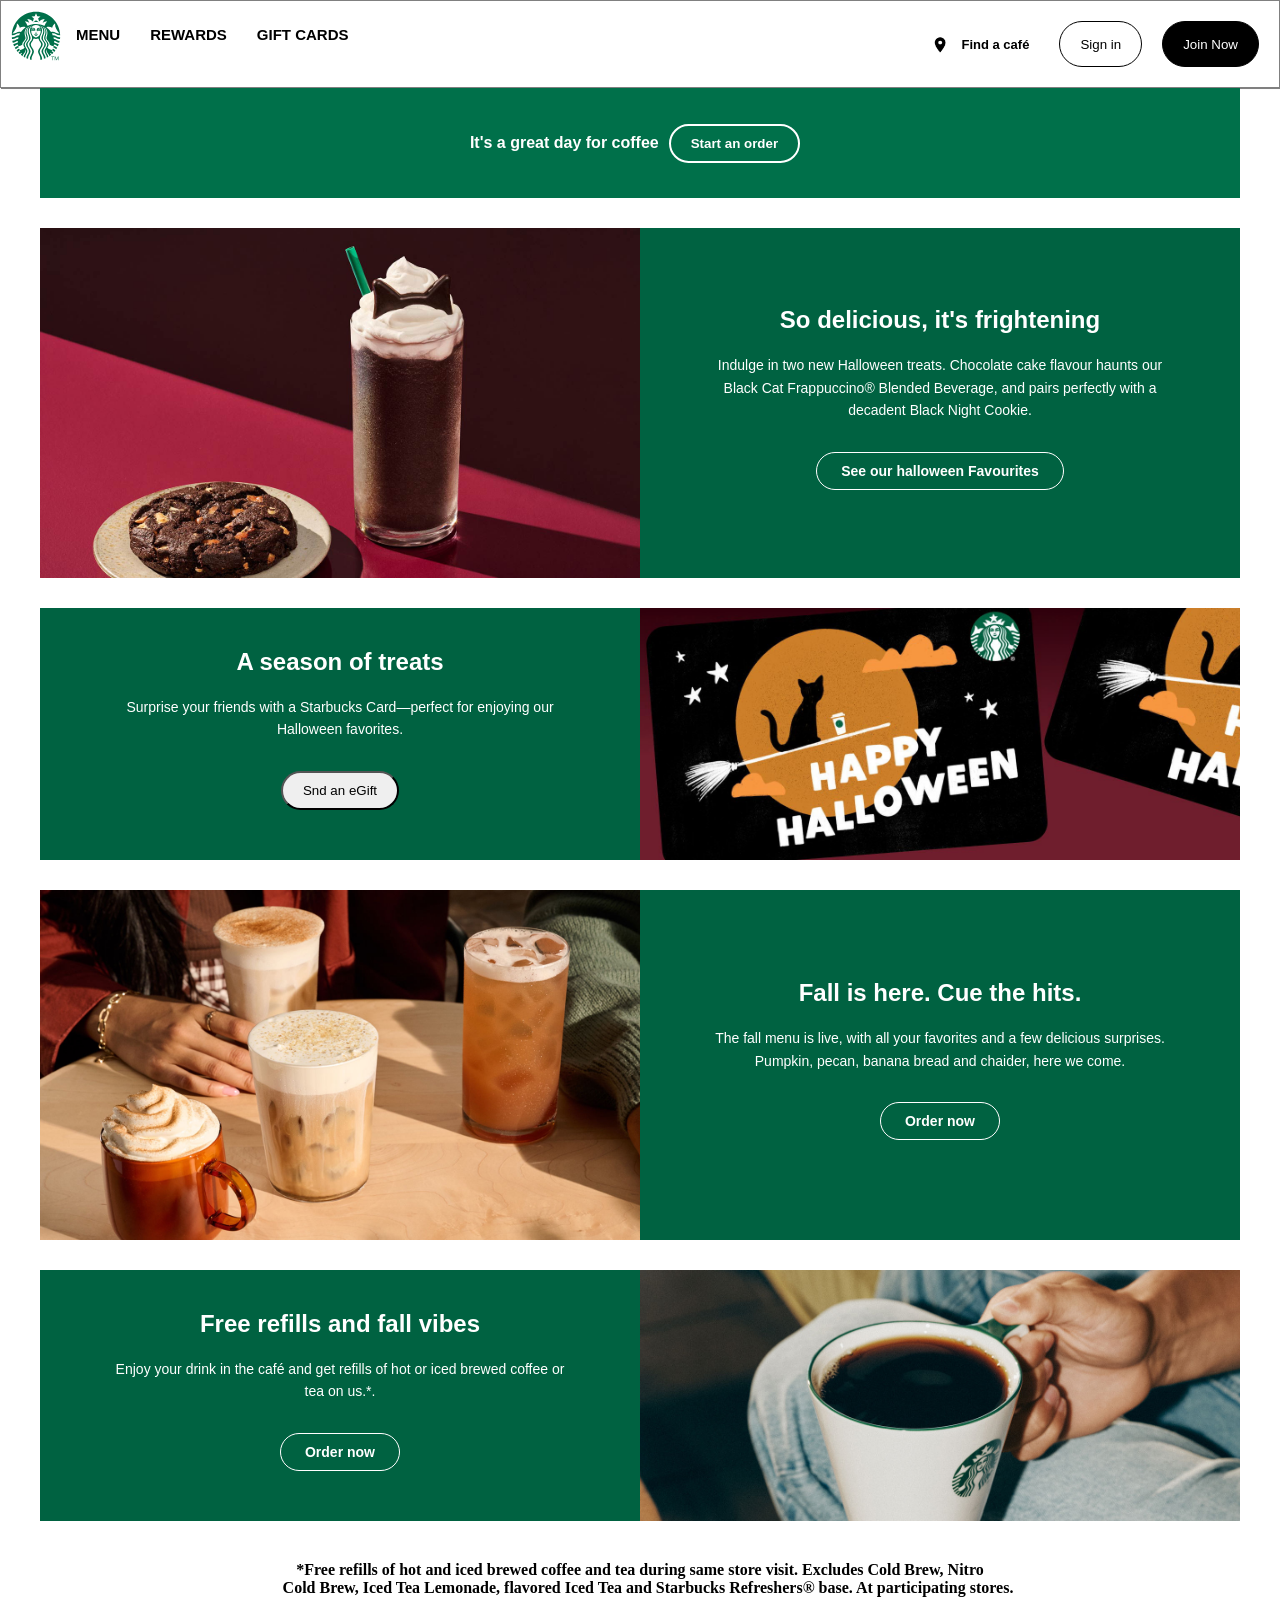
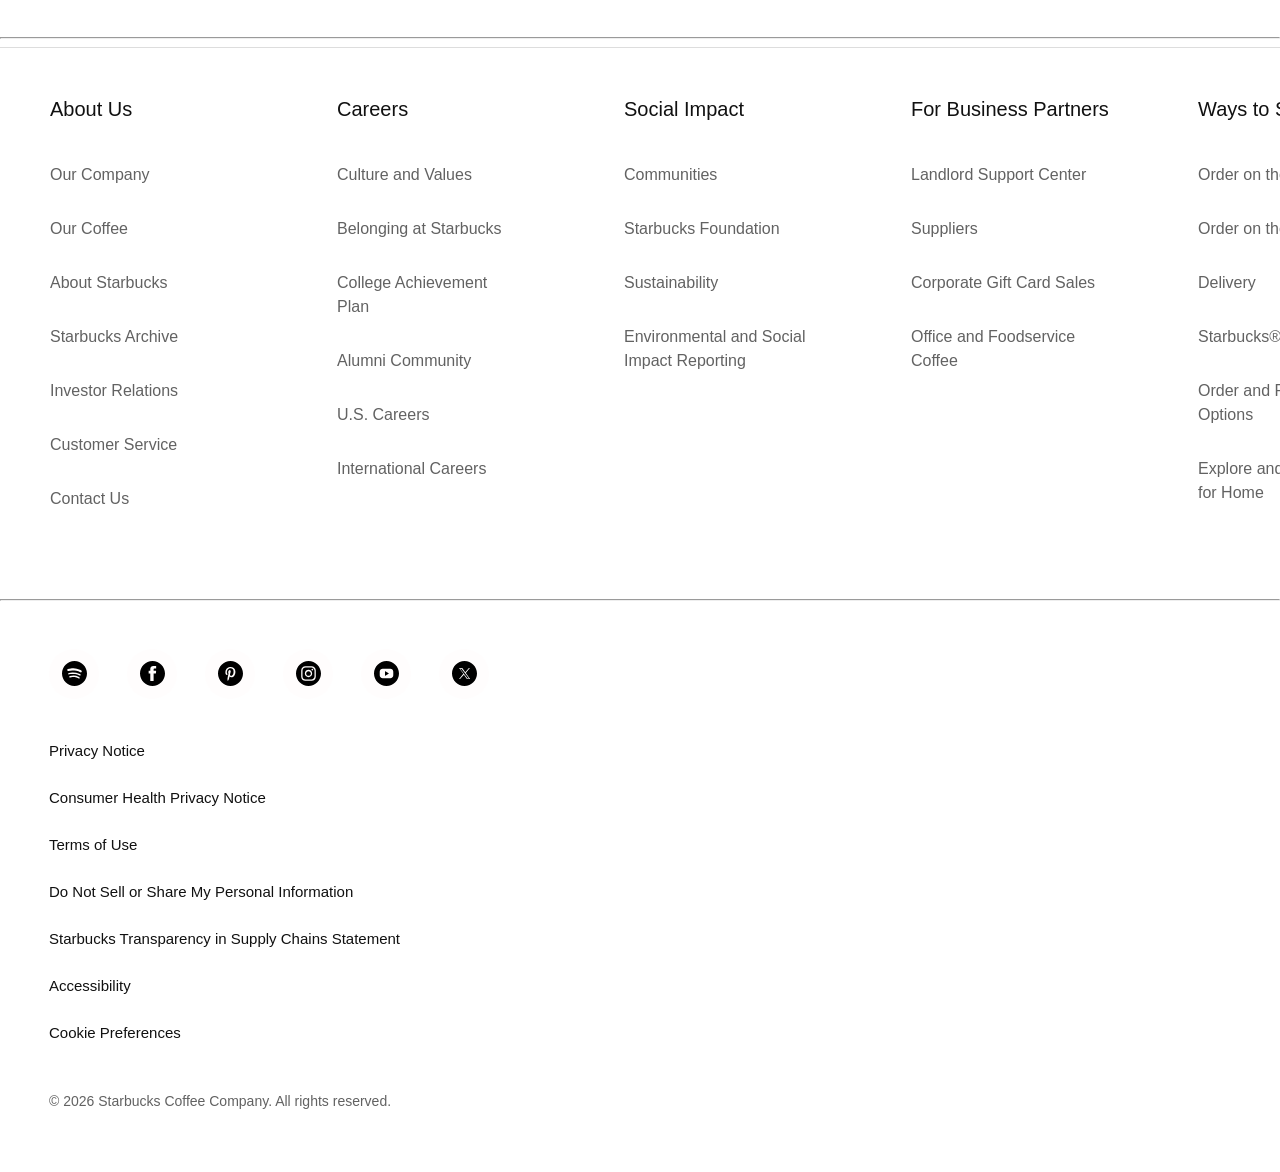
<file: index.html>
<!DOCTYPE html>
<html lang="en">

<head>
  <meta charset="UTF-8">
  <meta name="viewport" content="width=device-width, initial-scale=1.0">
  <title>Starbucks</title>
  <link rel="stylesheet" href="starbucks/starbucks.css">
</head>

<body>
  <nav>
    <img src="starbucks/siren.svg">
    <h3>MENU</h3>
    <h3>REWARDS</h3>
    <h3>GIFT CARDS</h3>
   <button id="loc">
    <img src="starbucks/location.png" alt="">
    <span>Find a café</span>
</button>
    <button id="sign">Sign in</button>
    <button id="join">Join Now</button>
  </nav>
  <div id="start">
    <p><b>It's a great day for coffee</h3><button id="order">Start an order</button></b></p>

  </div>
  <div class="banner-container">

    <!-- Left Side: Image -->
    <div class="image-section">
      <img src="starbucks/img1.jpg" alt="Starbucks Coffee">
    </div>

    <!-- Right Side: Green Banner Content -->
    <div class="green-text-section">
      <div class="text-content-wrapper">
        <h2>So delicious, it's frightening</h2>
        <p>Indulge in two new Halloween treats. Chocolate cake flavour haunts our Black Cat Frappuccino® Blended
          Beverage, and pairs perfectly with a decadent Black Night Cookie.</p>
        <button class="halloween-btn">See our halloween Favourites</button>
      </div>
    </div>

  </div>

  <div class="banner-container">


    <!-- Right Side: Green Banner Content -->
    <div class="green-text-section">
      <div class="text-content-wrapper">
        <h2>A season of treats</h2>
        <p>Surprise your friends with a Starbucks Card—perfect for enjoying our Halloween favorites.</p>
        <button class="starbucks/halloween-btn">Snd an eGift</button>
      </div>
    </div>
    <!-- Left Side: Image -->
    <div class="image-section">
      <img src="starbucks/halloween.jpg" alt="Starbucks Coffee">
    </div>

  </div>
  <div class="banner-container">

    <!-- Left Side: Image -->
    <div class="image-section">
      <img src="starbucks/coff.jpg" alt="Starbucks Coffee">
    </div>

    <!-- Right Side: Green Banner Content -->
    <div class="green-text-section">
      <div class="text-content-wrapper">
        <h2>Fall is here. Cue the hits.</h2>
        <p>The fall menu is live, with all your favorites and a few delicious surprises. Pumpkin, pecan, banana bread and chaider, here we come.</p>
        <button class="halloween-btn">Order now</button>
      </div>
    </div>

  </div>

  <div class="banner-container">


    <!-- Right Side: Green Banner Content -->
    <div class="green-text-section">
      <div class="text-content-wrapper">
        <h2>Free refills and fall vibes</h2>
        <p>Enjoy your drink in the café and get refills of hot or iced brewed coffee or tea on us.*.</p>
        <button class="halloween-btn">Order now</button>
      </div>
    </div>
    <!-- Left Side: Image -->
    <div class="image-section">
      <img src="starbucks/coffee.jpg" alt="Starbucks Coffee">
    </div>

  </div>
  <pre id="free">*Free refills of hot and iced brewed coffee and tea during same store visit. Excludes Cold Brew, Nitro
    Cold Brew, Iced Tea Lemonade, flavored Iced Tea and Starbucks Refreshers® base. At participating stores.</pre>
  <hr>


  <footer class="footer">
    <div class="footer-column">
      <h3>About Us</h3>
      <a href="#">Our Company</a>
      <a href="#">Our Coffee</a>
      <a href="#">About Starbucks</a>
      <a href="#">Starbucks Archive</a>
      <a href="#">Investor Relations</a>
      <a href="#">Customer Service</a>
      <a href="#">Contact Us</a>
    </div>

    <div class="footer-column">
      <h3>Careers</h3>
      <a href="#">Culture and Values</a>
      <a href="#">Belonging at Starbucks</a>
      <a href="#">College Achievement<br>Plan</a>
      <a href="#">Alumni Community</a>
      <a href="#">U.S. Careers</a>
      <a href="#">International Careers</a>
    </div>

    <div class="footer-column">
      <h3>Social Impact</h3>
      <a href="#">Communities</a>
      <a href="#">Starbucks Foundation</a>
      <a href="#">Sustainability</a>
      <a href="#">Environmental and Social<br>Impact Reporting</a>
    </div>

    <div class="footer-column">
      <h3>For Business Partners</h3>
      <a href="#">Landlord Support Center</a>
      <a href="#">Suppliers</a>
      <a href="#">Corporate Gift Card Sales</a>
      <a href="#">Office and Foodservice<br>Coffee</a>
    </div>

    <div class="footer-column">
      <h3>Ways to Shop</h3>
      <a href="#">Order on the App</a>
      <a href="#">Order on the Web</a>
      <a href="#">Delivery</a>
      <a href="#">Starbucks® Shop</a>
      <a href="#">Order and Pick Up<br>Options</a>
      <a href="#">Explore and Find Coffee<br>for Home</a>
    </div>
  </footer>
  <hr>

  <footer class="bottom-footer">


    <div class="social-icons">
      <a href="#" class="social"><img src="starbucks/spotify.svg" alt="Spotify"></a>
      <a href="#" class="social"><img src="starbucks/facebook.svg" alt="Facebook"></a>
      <a href="#" class="social"><img src="starbucks/pinterest.svg" alt="Pinterest"></a>
      <a href="#" class="social"><img src="starbucks/instagram.svg" alt="Instagram"></a>
      <a href="#" class="social"><img src="starbucks/youtube.svg" alt="YouTube"></a>
      <a href="#" class="social"><img src="starbucks/x.svg" alt="X"></a>
    </div>


    <div class="privacy-links">
      <a href="#">Privacy Notice</a>
      <a href="#">Consumer Health Privacy Notice</a>
      <a href="#">Terms of Use</a>
      <a href="#">Do Not Sell or Share My Personal Information</a>
      <a href="#">Starbucks Transparency in Supply Chains Statement</a>
      <a href="#">Accessibility</a>
      <a href="#">Cookie Preferences</a>
    </div>

    <p class="copyright">
      © 2026 Starbucks Coffee Company. All rights reserved.
    </p>

  </footer>





</body>

</html>
</file>
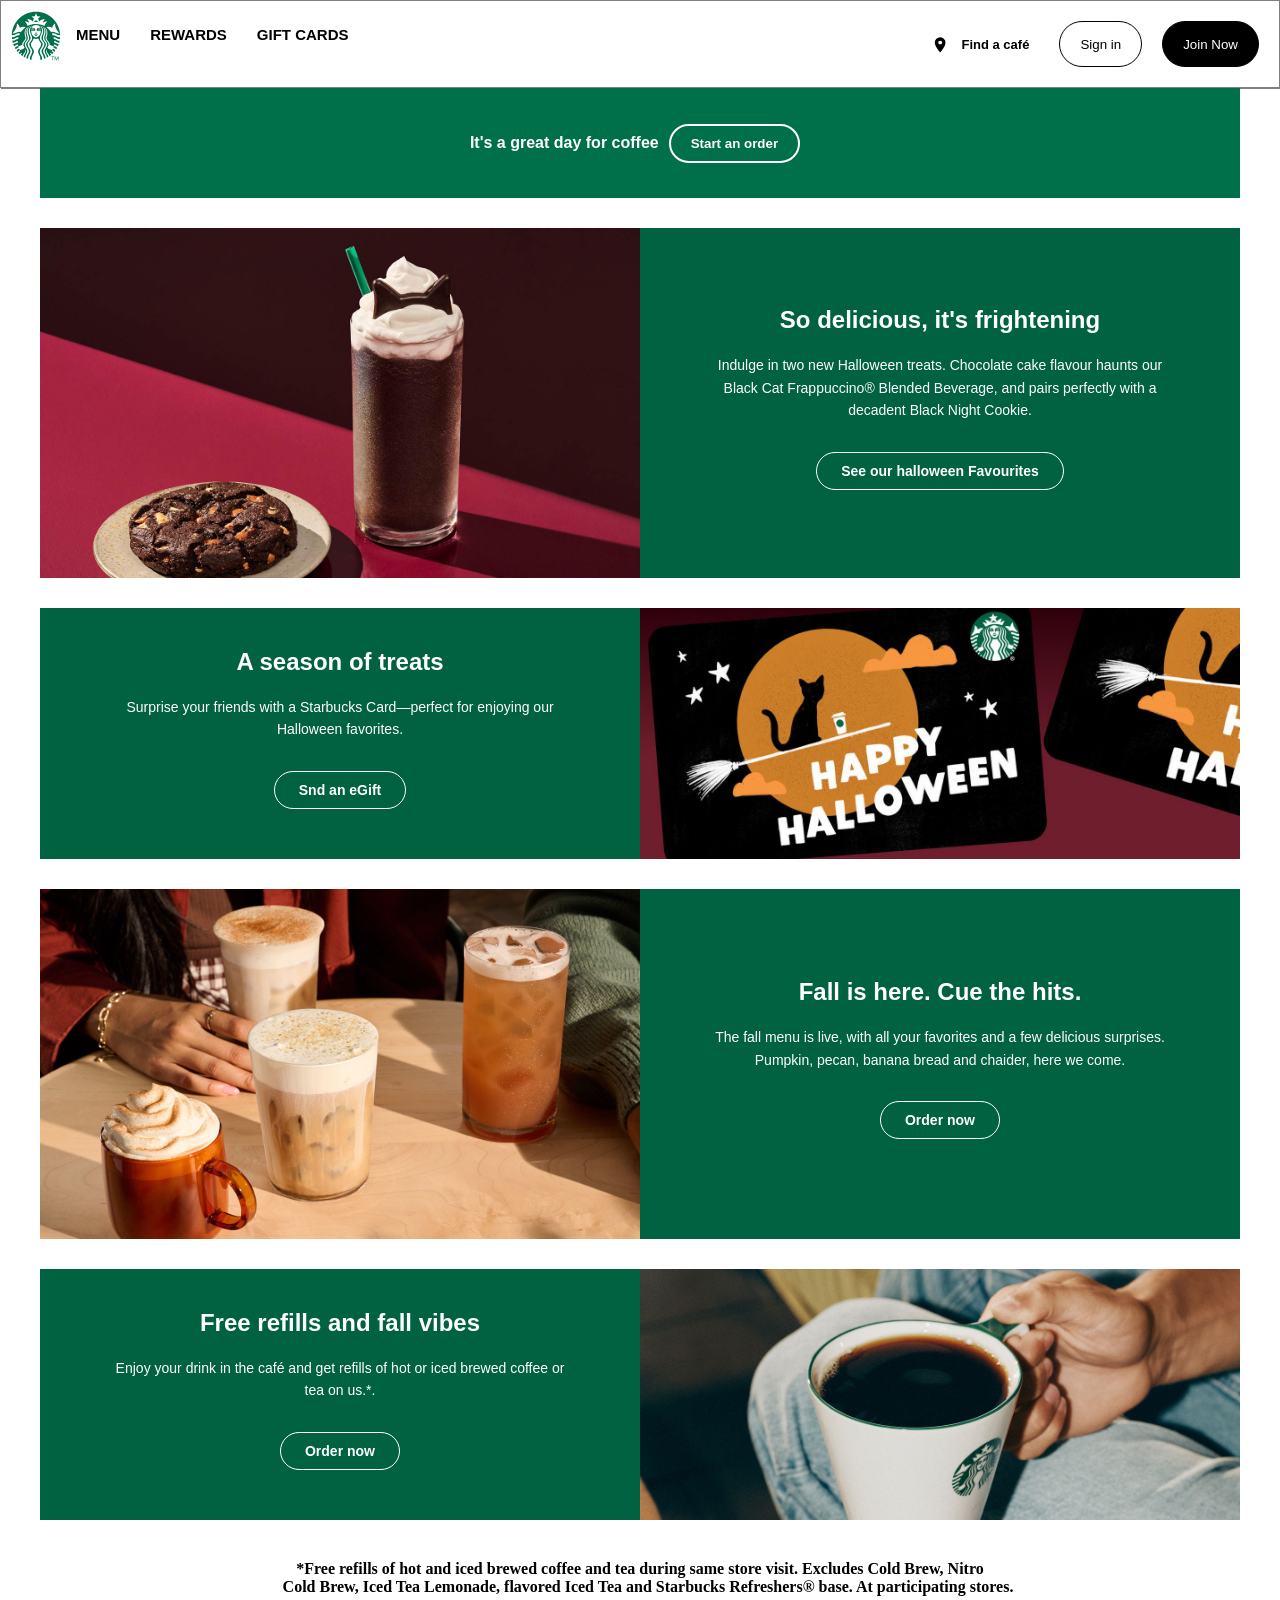
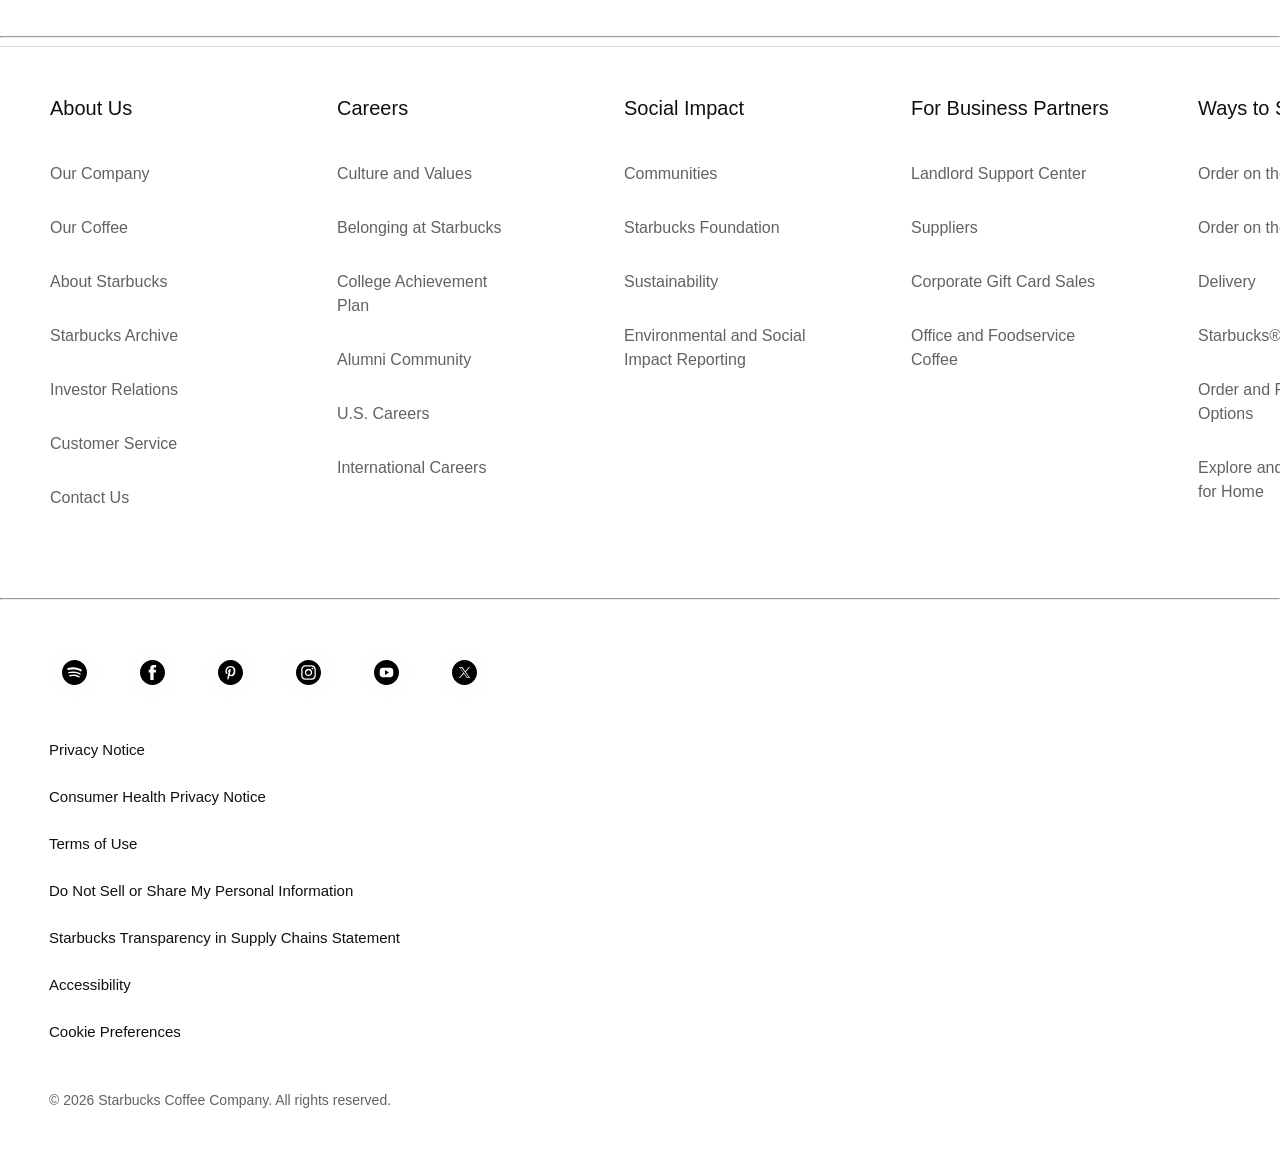
<file: starbucks/index.html>
<!DOCTYPE html>
<html lang="en">

<head>
  <meta charset="UTF-8">
  <meta name="viewport" content="width=device-width, initial-scale=1.0">
  <title>Starbucks</title>
  <link rel="stylesheet" href="starbucks.css">
</head>

<body>
  <nav>
    <img src="siren.svg">
    <h3>MENU</h3>
    <h3>REWARDS</h3>
    <h3>GIFT CARDS</h3>
   <button id="loc">
    <img src="location.png" alt="">
    <span>Find a café</span>
</button>
    <button id="sign">Sign in</button>
    <button id="join">Join Now</button>
  </nav>
  <div id="start">
    <p><b>It's a great day for coffee</h3><button id="order">Start an order</button></b></p>

  </div>
  <div class="banner-container">

    <!-- Left Side: Image -->
    <div class="image-section">
      <img src="img1.jpg" alt="Starbucks Coffee">
    </div>

    <!-- Right Side: Green Banner Content -->
    <div class="green-text-section">
      <div class="text-content-wrapper">
        <h2>So delicious, it's frightening</h2>
        <p>Indulge in two new Halloween treats. Chocolate cake flavour haunts our Black Cat Frappuccino® Blended
          Beverage, and pairs perfectly with a decadent Black Night Cookie.</p>
        <button class="halloween-btn">See our halloween Favourites</button>
      </div>
    </div>

  </div>

  <div class="banner-container">


    <!-- Right Side: Green Banner Content -->
    <div class="green-text-section">
      <div class="text-content-wrapper">
        <h2>A season of treats</h2>
        <p>Surprise your friends with a Starbucks Card—perfect for enjoying our Halloween favorites.</p>
        <button class="halloween-btn">Snd an eGift</button>
      </div>
    </div>
    <!-- Left Side: Image -->
    <div class="image-section">
      <img src="halloween.jpg" alt="Starbucks Coffee">
    </div>

  </div>
  <div class="banner-container">

    <!-- Left Side: Image -->
    <div class="image-section">
      <img src="coff.jpg" alt="Starbucks Coffee">
    </div>

    <!-- Right Side: Green Banner Content -->
    <div class="green-text-section">
      <div class="text-content-wrapper">
        <h2>Fall is here. Cue the hits.</h2>
        <p>The fall menu is live, with all your favorites and a few delicious surprises. Pumpkin, pecan, banana bread and chaider, here we come.</p>
        <button class="halloween-btn">Order now</button>
      </div>
    </div>

  </div>

  <div class="banner-container">


    <!-- Right Side: Green Banner Content -->
    <div class="green-text-section">
      <div class="text-content-wrapper">
        <h2>Free refills and fall vibes</h2>
        <p>Enjoy your drink in the café and get refills of hot or iced brewed coffee or tea on us.*.</p>
        <button class="halloween-btn">Order now</button>
      </div>
    </div>
    <!-- Left Side: Image -->
    <div class="image-section">
      <img src="coffee.jpg" alt="Starbucks Coffee">
    </div>

  </div>
  <pre id="free">*Free refills of hot and iced brewed coffee and tea during same store visit. Excludes Cold Brew, Nitro
    Cold Brew, Iced Tea Lemonade, flavored Iced Tea and Starbucks Refreshers® base. At participating stores.</pre>
  <hr>


  <footer class="footer">
    <div class="footer-column">
      <h3>About Us</h3>
      <a href="#">Our Company</a>
      <a href="#">Our Coffee</a>
      <a href="#">About Starbucks</a>
      <a href="#">Starbucks Archive</a>
      <a href="#">Investor Relations</a>
      <a href="#">Customer Service</a>
      <a href="#">Contact Us</a>
    </div>

    <div class="footer-column">
      <h3>Careers</h3>
      <a href="#">Culture and Values</a>
      <a href="#">Belonging at Starbucks</a>
      <a href="#">College Achievement<br>Plan</a>
      <a href="#">Alumni Community</a>
      <a href="#">U.S. Careers</a>
      <a href="#">International Careers</a>
    </div>

    <div class="footer-column">
      <h3>Social Impact</h3>
      <a href="#">Communities</a>
      <a href="#">Starbucks Foundation</a>
      <a href="#">Sustainability</a>
      <a href="#">Environmental and Social<br>Impact Reporting</a>
    </div>

    <div class="footer-column">
      <h3>For Business Partners</h3>
      <a href="#">Landlord Support Center</a>
      <a href="#">Suppliers</a>
      <a href="#">Corporate Gift Card Sales</a>
      <a href="#">Office and Foodservice<br>Coffee</a>
    </div>

    <div class="footer-column">
      <h3>Ways to Shop</h3>
      <a href="#">Order on the App</a>
      <a href="#">Order on the Web</a>
      <a href="#">Delivery</a>
      <a href="#">Starbucks® Shop</a>
      <a href="#">Order and Pick Up<br>Options</a>
      <a href="#">Explore and Find Coffee<br>for Home</a>
    </div>
  </footer>
  <hr>

  <footer class="bottom-footer">


    <div class="social-icons">
      <a href="#" class="social"><img src="spotify.svg" alt="Spotify"></a>
      <a href="#" class="social"><img src="facebook.svg" alt="Facebook"></a>
      <a href="#" class="social"><img src="pinterest.svg" alt="Pinterest"></a>
      <a href="#" class="social"><img src="instagram.svg" alt="Instagram"></a>
      <a href="#" class="social"><img src="youtube.svg" alt="YouTube"></a>
      <a href="#" class="social"><img src="x.svg" alt="X"></a>
    </div>


    <div class="privacy-links">
      <a href="#">Privacy Notice</a>
      <a href="#">Consumer Health Privacy Notice</a>
      <a href="#">Terms of Use</a>
      <a href="#">Do Not Sell or Share My Personal Information</a>
      <a href="#">Starbucks Transparency in Supply Chains Statement</a>
      <a href="#">Accessibility</a>
      <a href="#">Cookie Preferences</a>
    </div>

    <p class="copyright">
      © 2026 Starbucks Coffee Company. All rights reserved.
    </p>

  </footer>





</body>

</html>
</file>
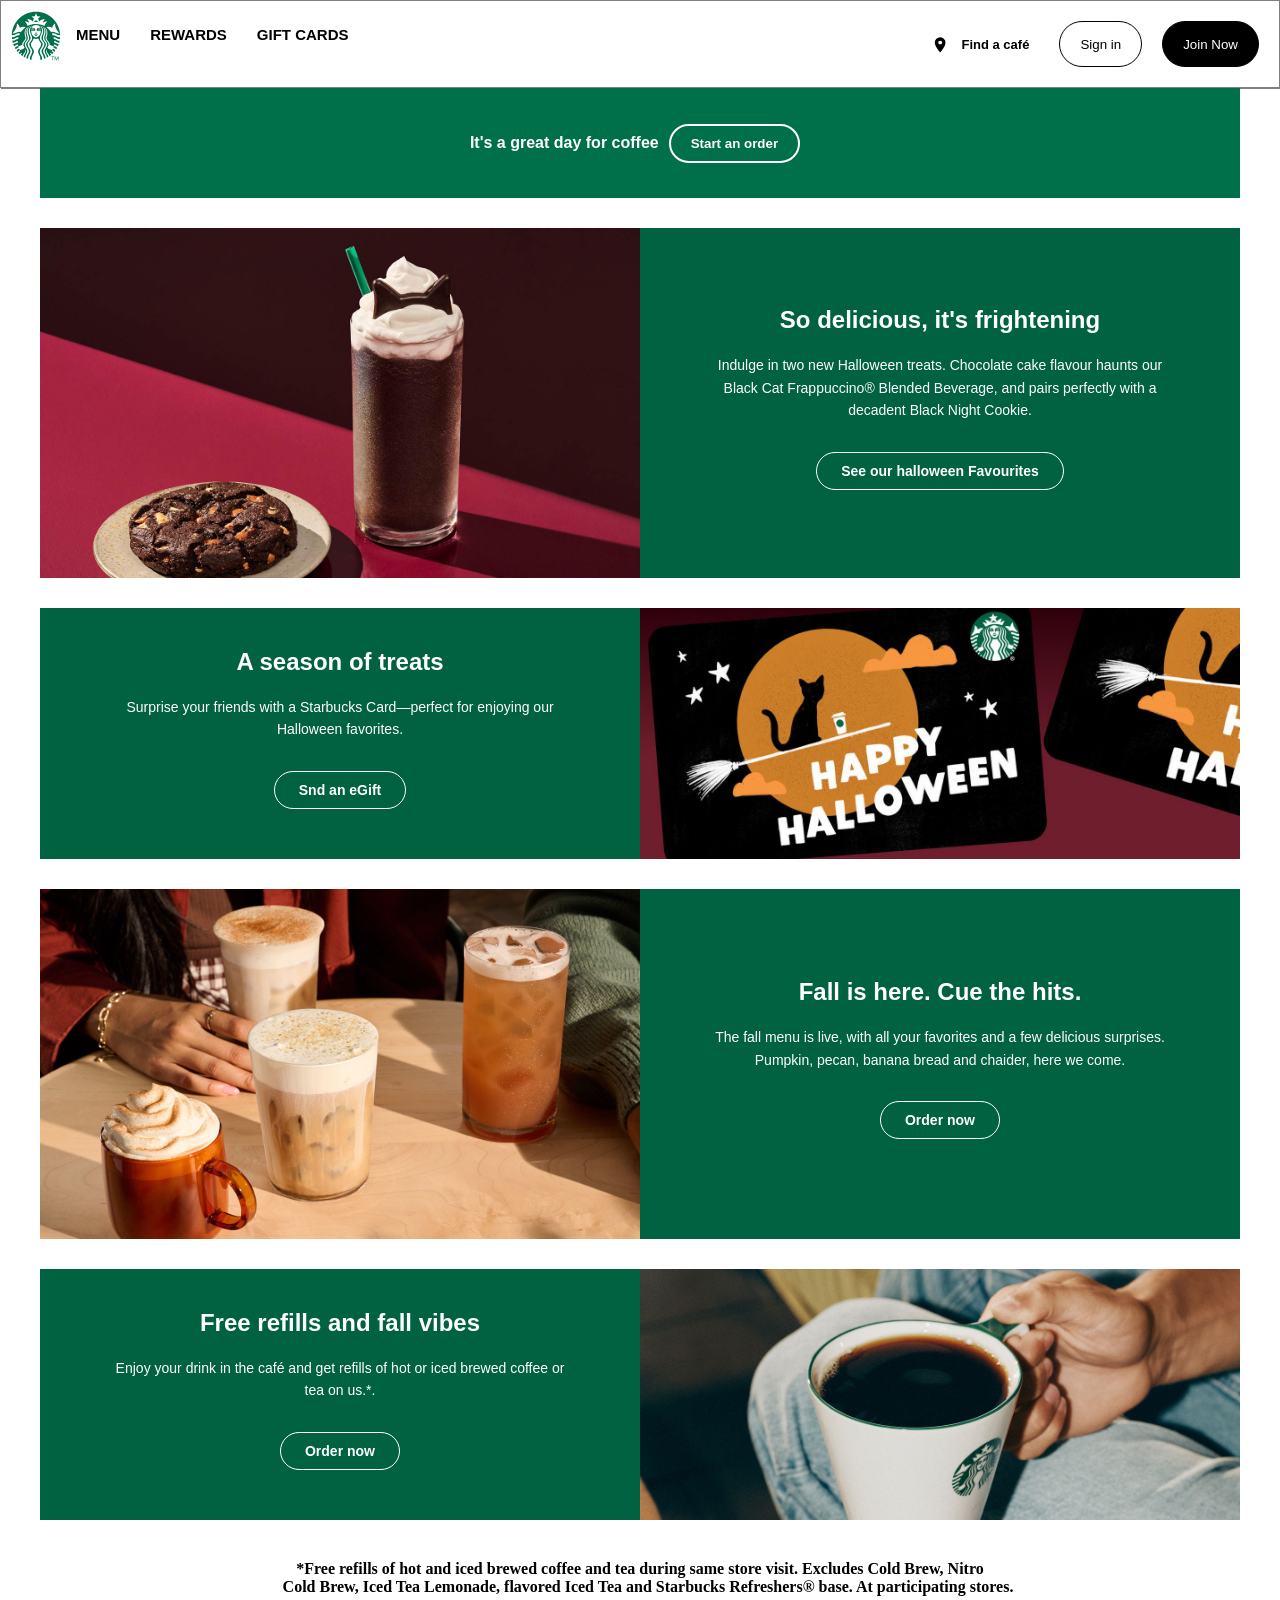
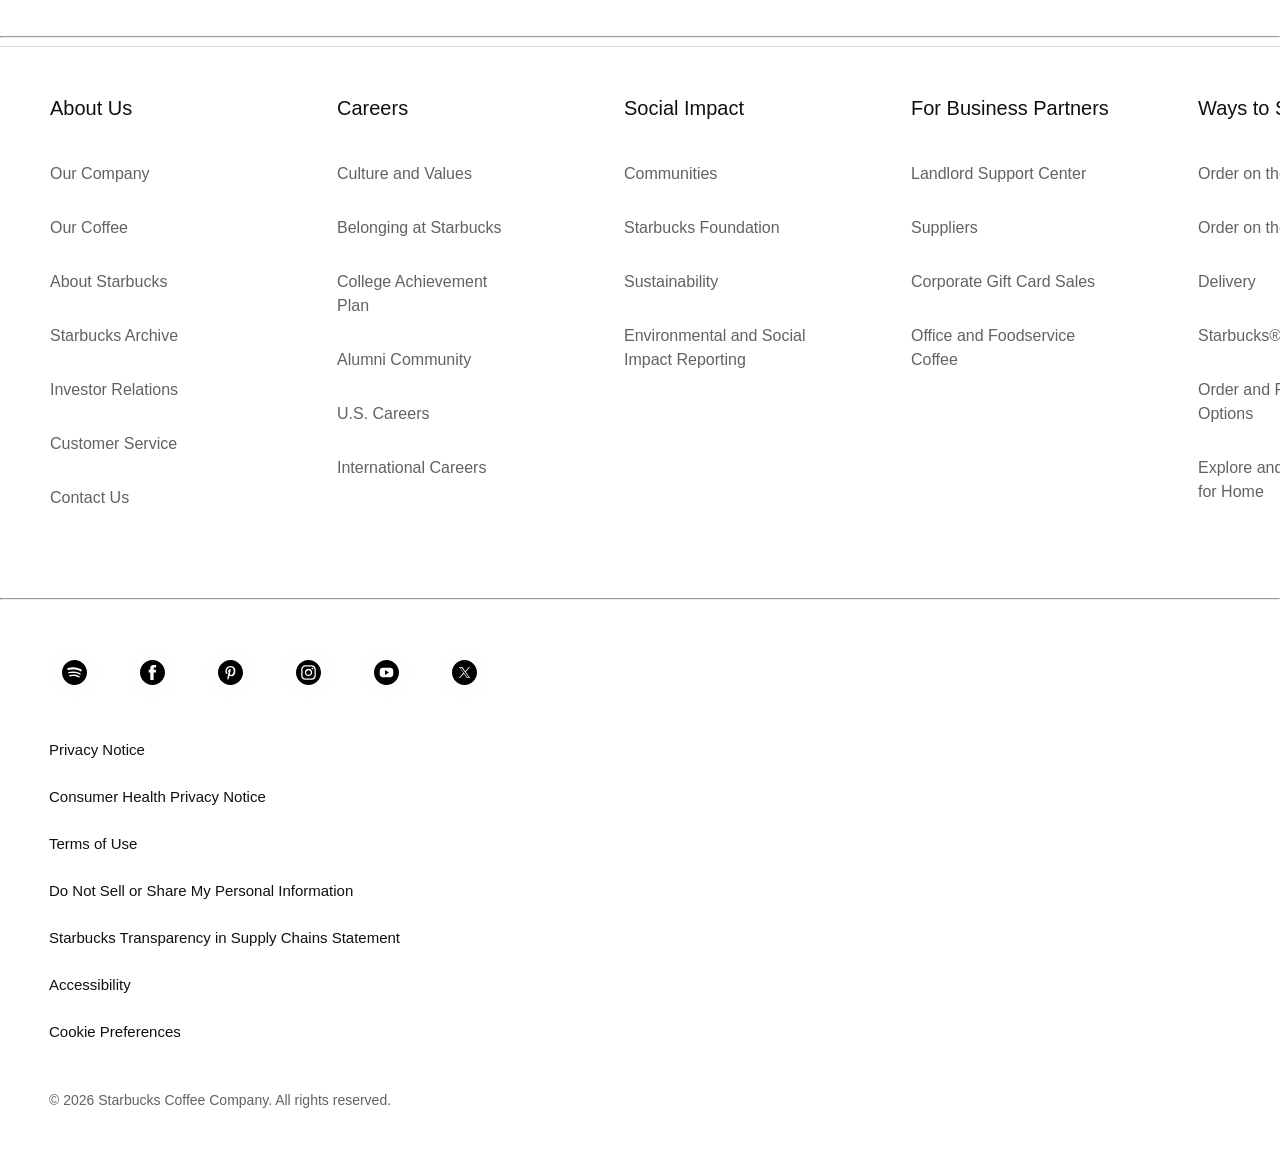
<file: starbucks/starbucks.html>
<!DOCTYPE html>
<html lang="en">

<head>
  <meta charset="UTF-8">
  <meta name="viewport" content="width=device-width, initial-scale=1.0">
  <title>Starbucks</title>
  <link rel="stylesheet" href="starbucks.css">
</head>

<body>
  <nav>
    <img src="siren.svg">
    <h3>MENU</h3>
    <h3>REWARDS</h3>
    <h3>GIFT CARDS</h3>
   <button id="loc">
    <img src="location.png" alt="">
    <span>Find a café</span>
</button>
    <button id="sign">Sign in</button>
    <button id="join">Join Now</button>
  </nav>
  <div id="start">
    <p><b>It's a great day for coffee</h3><button id="order">Start an order</button></b></p>

  </div>
  <div class="banner-container">

    <!-- Left Side: Image -->
    <div class="image-section">
      <img src="img1.jpg" alt="Starbucks Coffee">
    </div>

    <!-- Right Side: Green Banner Content -->
    <div class="green-text-section">
      <div class="text-content-wrapper">
        <h2>So delicious, it's frightening</h2>
        <p>Indulge in two new Halloween treats. Chocolate cake flavour haunts our Black Cat Frappuccino® Blended
          Beverage, and pairs perfectly with a decadent Black Night Cookie.</p>
        <button class="halloween-btn">See our halloween Favourites</button>
      </div>
    </div>

  </div>

  <div class="banner-container">


    <!-- Right Side: Green Banner Content -->
    <div class="green-text-section">
      <div class="text-content-wrapper">
        <h2>A season of treats</h2>
        <p>Surprise your friends with a Starbucks Card—perfect for enjoying our Halloween favorites.</p>
        <button class="halloween-btn">Snd an eGift</button>
      </div>
    </div>
    <!-- Left Side: Image -->
    <div class="image-section">
      <img src="halloween.jpg" alt="Starbucks Coffee">
    </div>

  </div>
  <div class="banner-container">

    <!-- Left Side: Image -->
    <div class="image-section">
      <img src="coff.jpg" alt="Starbucks Coffee">
    </div>

    <!-- Right Side: Green Banner Content -->
    <div class="green-text-section">
      <div class="text-content-wrapper">
        <h2>Fall is here. Cue the hits.</h2>
        <p>The fall menu is live, with all your favorites and a few delicious surprises. Pumpkin, pecan, banana bread and chaider, here we come.</p>
        <button class="halloween-btn">Order now</button>
      </div>
    </div>

  </div>

  <div class="banner-container">


    <!-- Right Side: Green Banner Content -->
    <div class="green-text-section">
      <div class="text-content-wrapper">
        <h2>Free refills and fall vibes</h2>
        <p>Enjoy your drink in the café and get refills of hot or iced brewed coffee or tea on us.*.</p>
        <button class="halloween-btn">Order now</button>
      </div>
    </div>
    <!-- Left Side: Image -->
    <div class="image-section">
      <img src="coffee.jpg" alt="Starbucks Coffee">
    </div>

  </div>
  <pre id="free">*Free refills of hot and iced brewed coffee and tea during same store visit. Excludes Cold Brew, Nitro
    Cold Brew, Iced Tea Lemonade, flavored Iced Tea and Starbucks Refreshers® base. At participating stores.</pre>
  <hr>


  <footer class="footer">
    <div class="footer-column">
      <h3>About Us</h3>
      <a href="#">Our Company</a>
      <a href="#">Our Coffee</a>
      <a href="#">About Starbucks</a>
      <a href="#">Starbucks Archive</a>
      <a href="#">Investor Relations</a>
      <a href="#">Customer Service</a>
      <a href="#">Contact Us</a>
    </div>

    <div class="footer-column">
      <h3>Careers</h3>
      <a href="#">Culture and Values</a>
      <a href="#">Belonging at Starbucks</a>
      <a href="#">College Achievement<br>Plan</a>
      <a href="#">Alumni Community</a>
      <a href="#">U.S. Careers</a>
      <a href="#">International Careers</a>
    </div>

    <div class="footer-column">
      <h3>Social Impact</h3>
      <a href="#">Communities</a>
      <a href="#">Starbucks Foundation</a>
      <a href="#">Sustainability</a>
      <a href="#">Environmental and Social<br>Impact Reporting</a>
    </div>

    <div class="footer-column">
      <h3>For Business Partners</h3>
      <a href="#">Landlord Support Center</a>
      <a href="#">Suppliers</a>
      <a href="#">Corporate Gift Card Sales</a>
      <a href="#">Office and Foodservice<br>Coffee</a>
    </div>

    <div class="footer-column">
      <h3>Ways to Shop</h3>
      <a href="#">Order on the App</a>
      <a href="#">Order on the Web</a>
      <a href="#">Delivery</a>
      <a href="#">Starbucks® Shop</a>
      <a href="#">Order and Pick Up<br>Options</a>
      <a href="#">Explore and Find Coffee<br>for Home</a>
    </div>
  </footer>
  <hr>

  <footer class="bottom-footer">


    <div class="social-icons">
      <a href="#" class="social"><img src="spotify.svg" alt="Spotify"></a>
      <a href="#" class="social"><img src="facebook.svg" alt="Facebook"></a>
      <a href="#" class="social"><img src="pinterest.svg" alt="Pinterest"></a>
      <a href="#" class="social"><img src="instagram.svg" alt="Instagram"></a>
      <a href="#" class="social"><img src="youtube.svg" alt="YouTube"></a>
      <a href="#" class="social"><img src="x.svg" alt="X"></a>
    </div>


    <div class="privacy-links">
      <a href="#">Privacy Notice</a>
      <a href="#">Consumer Health Privacy Notice</a>
      <a href="#">Terms of Use</a>
      <a href="#">Do Not Sell or Share My Personal Information</a>
      <a href="#">Starbucks Transparency in Supply Chains Statement</a>
      <a href="#">Accessibility</a>
      <a href="#">Cookie Preferences</a>
    </div>

    <p class="copyright">
      © 2026 Starbucks Coffee Company. All rights reserved.
    </p>

  </footer>





</body>

</html>
</file>
<file: starbucks/starbucks.css>
body{
    margin: 0px;
    padding: 0px;
    font-family: Arial, Helvetica, sans-serif;
    font-weight: 400;
    cellspacing: 0px;
}
nav{
    display: flex;
    border: .5px solid grey;
    padding: 10px;
    box-shadow: 1px 0.5px 0.5px 0.5px gray;
}
img{
    width: 50px;
    height: 50px;
}
h3{
    margin: 15px;
    font-size: 15px;
}
button{
    margin: 10px;
    padding: 10px;
    padding-left: 20px;
    padding-right: 20px;
    border-radius: 50px;
}
#loc{
    background-color: white;
    border: none;
    color: green;
    margin-left: auto;
}
#sign{
    background-color: white;
    border:1px solid black;
    color: black;
}
#join{
    background-color: black;
    border: 1px solid black;
    color: white;
}
#start{
    background-color:rgb(0, 112, 74);
    height: 90px;
    text-align: center;
    padding: 10px;
    margin: 0px;
    color: white;
    margin-left:40px;
    margin-right:40px;
}
#order{
    background-color: rgb(0, 112, 74);
    border: 2px solid white;
    color: white;
    border-radius: 50px;
    font-weight: bold;
}

/* Main banner */
.banner-container {
    display: flex;
    width: calc(100% - 80px);
    margin-top: 30px;
    margin-left: 40px;
    margin-right: 40px;
    align-items: stretch;
    overflow: hidden;
    box-sizing: border-box;
}

/* Image section - 50% */
.image-section {
    flex: 0 0 50%;
    width: 50%;
    min-width: 0;
}

.image-section img {
    display: block;
    width: 100%;
    height: 100%;
    object-fit: cover;
}

/* Green section - 50% */
.green-text-section {
    flex: 0 0 50%;
    width: 50%;
    min-width: 0;
    box-sizing: border-box;
    background-color: #006241;
    color: #ffffff;
    display: flex;
    justify-content: center;
    align-items: center;
    padding: 40px;
}

/* Text content */
.text-content-wrapper {
    width: 100%;
    max-width: 450px;
    text-align: center;
    display: flex;
    flex-direction: column;
    align-items: center;
    gap: 20px;
}

.text-content-wrapper h2 {
    font-size: 24px;
    margin: 0;
    font-weight: 600;
}

.text-content-wrapper p {
    font-size: 14px;
    line-height: 1.6;
    margin: 0;
}

/* Button */
.halloween-btn {
    background: transparent;
    color: white;
    border: 1px solid white;
    padding: 10px 24px;
    border-radius: 50px;
    font-size: 14px;
    font-weight: bold;
    cursor: pointer;
    transition: all 0.2s ease;
}

.halloween-btn:hover {
    background: white;
    color: #006241;
}
#free{
  font-weight: bold;
  text-align: center;
  font-family: "SoDo Sans", "Helvetica Neue";
  margin-top: 40px;
  margin-bottom: 40px;
}
hr{
  color: grey;
}

.footer {
    display: grid;
    grid-template-columns: 257px 257px 257px 257px 257px;
    justify-content: start;
    column-gap: 30px;
    padding: 50px;
    border-top: 1px solid #ddd;
    background-color: white;
    font-family: "SoDo Sans", "Helvetica Neue", Arial, sans-serif;
    box-sizing: border-box;
    margin: left 60px;
}

.footer-column {
    display: flex;
    flex-direction: column;
    align-items: flex-start;
}

.footer-column h3 {
    font-size: 20px;
    font-weight: 400;
    color: #111;
    margin: 0 0 42px 0;
}

.footer-column a {
    display: block;
    font-size: 16px;
    font-weight: 400;
    color: #626262;
    text-decoration: none;
    line-height: 1.5;
    margin-bottom: 30px;
}

.footer-column a:hover {
    color: #111;
}

.bottom-footer {
    padding: 40px 49px 60px;
    background-color: white;
    font-family: "SoDo Sans", "Helvetica Neue", Arial, sans-serif;
    box-sizing: border-box;
}

.social-icons {
    display: flex;
    align-items: center;
    gap: 22px;
    margin-bottom: 43px;
}

.social {
    width: 40px;
    height: 40px;
    border-radius: 50%;
    background-color: black;
    color: white;
    display: flex;
    align-items: center;
    justify-content: center;
    text-decoration: none;
    font-size: 25px;
    font-weight: bold;
    box-sizing: border-box;
}

.facebook {
    font-family: Arial, sans-serif;
    font-size: 29px;
    padding-top: 7px;
}

.pinterest {
    font-family: Georgia, serif;
    font-size: 26px;
    font-style: italic;
}

.instagram {
    border: 4px solid black;
    outline: 2px solid black;
    outline-offset: -5px;
    font-size: 29px;
}

.youtube {
    font-size: 18px;
}

.x-icon {
    font-size: 23px;
    font-weight: normal;
}

.privacy-links {
    display: flex;
    flex-direction: column;
    align-items: flex-start;
    gap: 29px;
    margin-bottom: 49px;
}

.privacy-links a {
    text-decoration: none;
    color: #111111;
    font-size: 15px;
    line-height: 1.2;
}

.privacy-links a:hover {
    text-decoration: underline;
}

.copyright {
    margin: 0;
    font-size: 14px;
    color: #626262;
    line-height: 1.5;
}

@media (max-width: 600px) {
    .bottom-footer {
        padding: 30px 24px 40px;
    }

    .social-icons {
        gap: 14px;
        flex-wrap: wrap;
    }

    .social {
        width: 36px;
        height: 36px;
    }

    .privacy-links a {
        font-size: 12px;
    }

    .copyright {
        font-size: 14px;
    }
}


.social-icons {
    display: flex;
    align-items: center;
    gap: 28px;
    margin-bottom: 43px;
}

.social {
    width: 50px;
    height: 50px;
    border-radius: 50%;
    background-color: rgb(255, 253, 253);
    display: flex;
    align-items: center;
    justify-content: center;
    flex-shrink: 0;
    overflow: hidden;
}

.social img {
    width: 25px;
    height: 25px;
    object-fit: contain;
    display: block;
}
#loc {
    display: flex;
    align-items: center;
    gap: 10px;
    background-color: white;
    border: none;
    color: black;
    font-family: Arial, Helvetica, sans-serif;
    font-size: 13px;
    font-weight: bold;
    cursor: pointer;
    padding: 10px;
}

#loc img {
    width: 20px;
    height: 26px;
    object-fit: contain;
}
</file>
